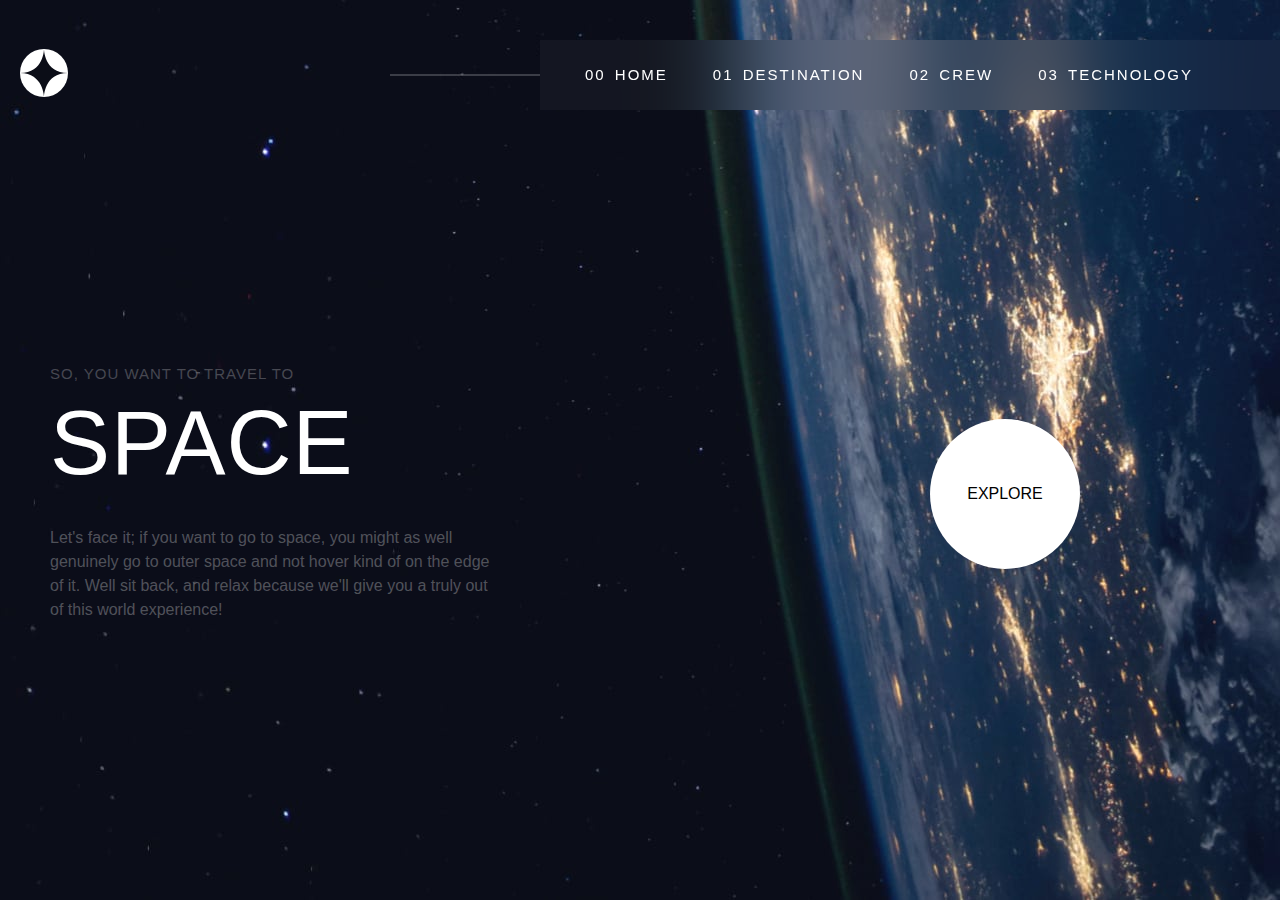
<file: index.html>
<!DOCTYPE html>
<html lang="en">

<head>
  <meta charset="UTF-8">
  <meta http-equiv="X-UA-Compatible" content="IE=edge">
  <meta name="viewport" content="width=device-width, initial-scale=1.0">
  <title>space-tourism-website</title>
  <link rel="icon" href="img/favicon-32x32.png">
  <link rel="stylesheet" href="css/Normalize.css">
  <link rel="stylesheet" href="css/index.css">
  <link rel="stylesheet" href="https://cdnjs.cloudflare.com/ajax/libs/font-awesome/6.4.0/css/all.min.css">
</head>

<body>

  <div class="container">

    <!-- Start Header -->
    <header>
      <div class="img">
        <a href="index.html" id="img"><img src="img/home/Group 2.svg" alt=""></a>
      </div>
      <div id="menu">
        <i class="fa-solid fa-bars"></i>
      </div>
      <ul id="ul">
        <div id="close">
          <i class="fa-solid fa-xmark"></i>
        </div>
        <li><a href="index.html"><span class="one">00</span> <span>home</span></a></li>
        <li><a href="destination.html"><span class="one">01</span> <span>destination</span></a></li>
        <li><a href="crew.html"><span class="one">02</span> <span>crew</span></a></li>
        <li><a href="tech.html"><span class="one">03</span> <span>technology</span></a></li>
      </ul>
    </header>
    <!-- End Header -->

    <!-- Start Section -->
    <section>
      <div class="left">
        <p class="intro">
          so, you want to travel to <br> <span>space</span>
        </p>
        <p class="des">
          Let's face it; if you want to go to space, you might as well genuinely go to outer space and not hover kind of
          on the edge of it. Well sit back, and relax because we'll give you a truly out of this world experience!
        </p>
      </div>
      <div class="right-1">
        <a href="destination.html" class="right">
          explore
        </a>
      </div>
    </section>
    <!-- End Section -->
  </div>

  <script src="js/index.js"></script>
</body>

</html>
</file>
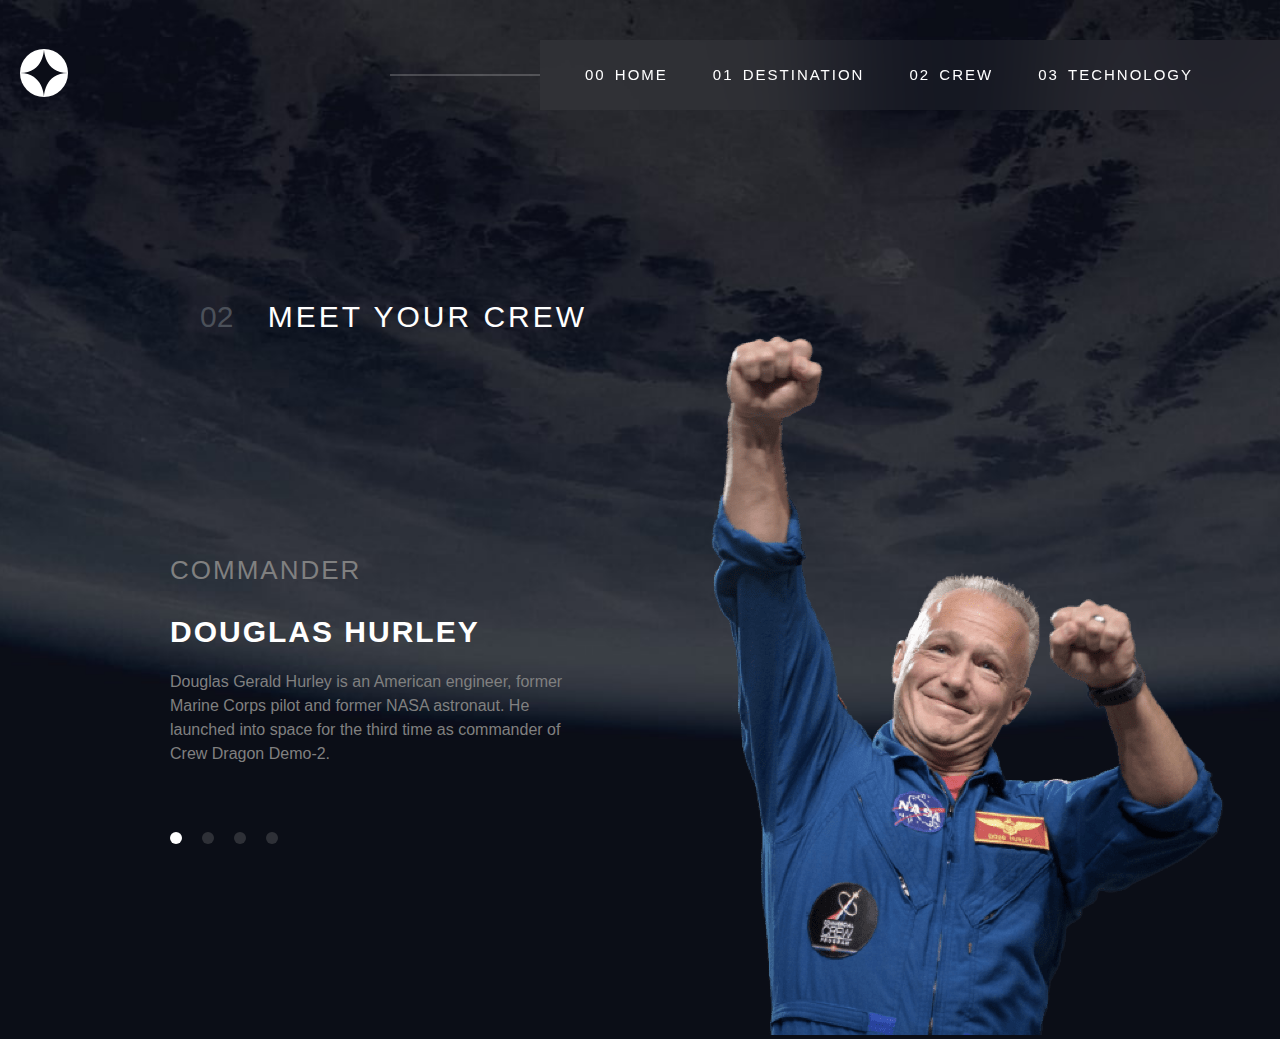
<file: crew.html>
<!DOCTYPE html>
<html lang="en">

<head>
  <meta charset="UTF-8">
  <meta http-equiv="X-UA-Compatible" content="IE=edge">
  <meta name="viewport" content="width=device-width, initial-scale=1.0">
  <title>crew</title>
  <link rel="icon" href="img/favicon-32x32.png">
  <link rel="stylesheet" href="css/Normalize.css">
  <link rel="stylesheet" href="css/crew.css">
  <link rel="stylesheet" href="https://cdnjs.cloudflare.com/ajax/libs/font-awesome/6.4.0/css/all.min.css">
</head>

<body>

  <div class="container">

    <!-- Start Header -->
    <header>
      <div class="img">
        <a href="index.html" id="img"><img src="img/home/Group 2.svg" alt=""></a>
      </div>
      <div id="menu">
        <i class="fa-solid fa-bars"></i>
      </div>
      <ul id="ul">
        <div id="close">
          <i class="fa-solid fa-xmark"></i>
        </div>
        <li><a href="index.html"><span class="one">00</span> <span>home</span></a></li>
        <li><a href="destination.html"><span class="one">01</span> <span>destination</span></a></li>
        <li><a href="crew.html"><span class="one">02</span> <span>crew</span></a></li>
        <li><a href="tech.html"><span class="one">03</span> <span>technology</span></a></li>
      </ul>
    </header>
    <!-- End Header -->

    <!-- Start Section -->
    <section>
      <div class="title">
        <span>02</span>
        <span>meet your crew</span>
      </div>
      <div class="container-section">
        <div class="details">
          <p id="job">COMMANDER</p>
          <p id="name">douglas hurley</p>
          <p id="info-1">
            Douglas Gerald Hurley is an American engineer, former Marine Corps pilot and former NASA astronaut. He
            launched into space for the third time as commander of Crew Dragon Demo-2.
          </p>
          <div class="next">
            <span id="s-one"></span>
            <span id="s-two"></span>
            <span id="s-three"></span>
            <span id="s-four"></span>
          </div>
        </div>
        <div class="img">
          <img src="img/crew/image-douglas-hurley.png" alt="" id="img-2">
          <!-- <img src="img/crew/image-mark-shuttleworth.png" alt="" id="img"> -->
          <!-- <img src="img/crew/image-victor-glover.png" alt="" id="img"> -->
          <!-- <img src="img/crew/image-anousheh-ansari.png" alt="" id="img"> -->
        </div>
      </div>
    </section>
    <!-- End Section -->
    <script src="js/crew.js"></script>
</body>

</html>
</file>
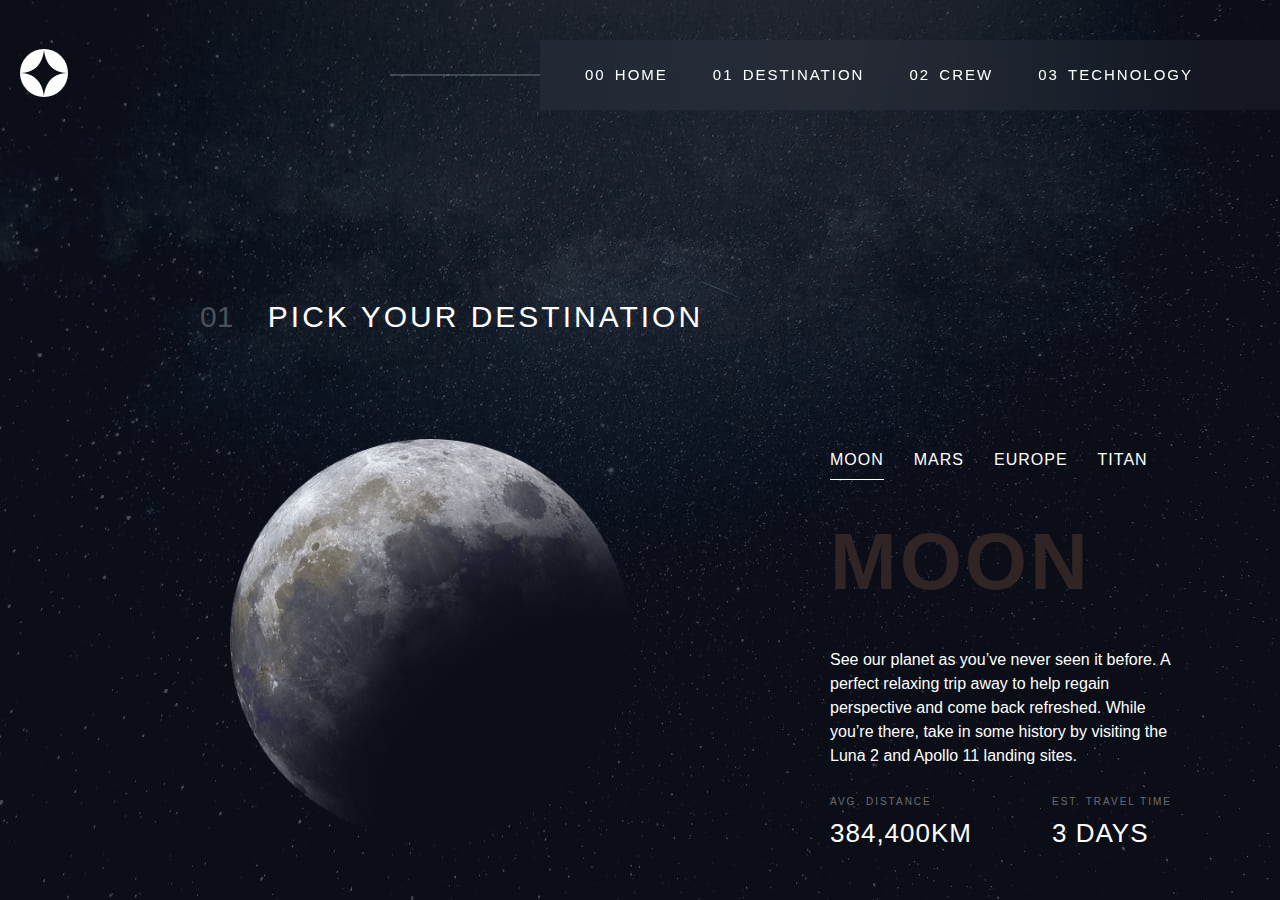
<file: destination.html>
<!DOCTYPE html>
<html lang="en">

<head>
  <meta charset="UTF-8">
  <meta http-equiv="X-UA-Compatible" content="IE=edge">
  <meta name="viewport" content="width=device-width, initial-scale=1.0">
  <title>destination</title>
  <link rel="icon" href="img/favicon-32x32.png">
  <link rel="stylesheet" href="css/Normalize.css">
  <link rel="stylesheet" href="css/destination.css">
  <link rel="stylesheet" href="https://cdnjs.cloudflare.com/ajax/libs/font-awesome/6.4.0/css/all.min.css">
</head>

<body>

  <div class="container">

    <!-- Start Header -->
    <header>
      <div class="img">
        <a href="index.html" id="img"><img src="img/home/Group 2.svg" alt=""></a>
      </div>
      <div id="menu">
        <i class="fa-solid fa-bars"></i>
      </div>
      <ul id="ul">
        <div id="close">
          <i class="fa-solid fa-xmark"></i>
        </div>
        <li><a href="index.html"><span class="one">00</span> <span>home</span></a></li>
        <li><a href="destination.html"><span class="one">01</span> <span>destination</span></a></li>
        <li><a href="crew.html"><span class="one">02</span> <span>crew</span></a></li>
        <li><a href="tech.html"><span class="one">03</span> <span>technology</span></a></li>
      </ul>
    </header>
    <!-- End Header -->

    <!-- Start Section -->
    <section>
      <div class="title">
        <span>01</span>
        <span>pick your destination</span>
      </div>

      <div class="section-container">
        <div class="img">
          <img src="img/destination/image-moon.png" alt="" id="plant-img">
          <!-- <img src="img/destination/image-mars.png" alt="" id="img">
          <img src="img/destination/image-europa.png" alt="" id="img">
          <img src="img/destination/image-titan.png" alt="" id="img"> -->
        </div>
        <div class="details">
          <div class="select">
            <p id="moon">moon</p>
            <p id="mars">mars</p>
            <p id="europe">europe</p>
            <p id="titan">titan</p>
          </div>
          <p id="name">moon</p>
          <div class="describe">
            <p id="describe">
              See our planet as you’ve never seen it before. A perfect relaxing trip away to help regain perspective and
              come back refreshed. While you’re there, take in some history by visiting the Luna 2 and Apollo 11 landing
              sites.
            </p>
          </div>
          <div class="width">
            <div class="distance">
              <p>avg. distance</p>
              <p id="distance">384,400KM</p>
            </div>
            <div class="travel">
              <p>est. travel time</p>
              <p id="travel">3 days</p>
            </div>
          </div>
        </div>
      </div>

    </section>
    <!-- End Section -->

    <script src="js/destination.js"></script>
</body>

</html>
</file>
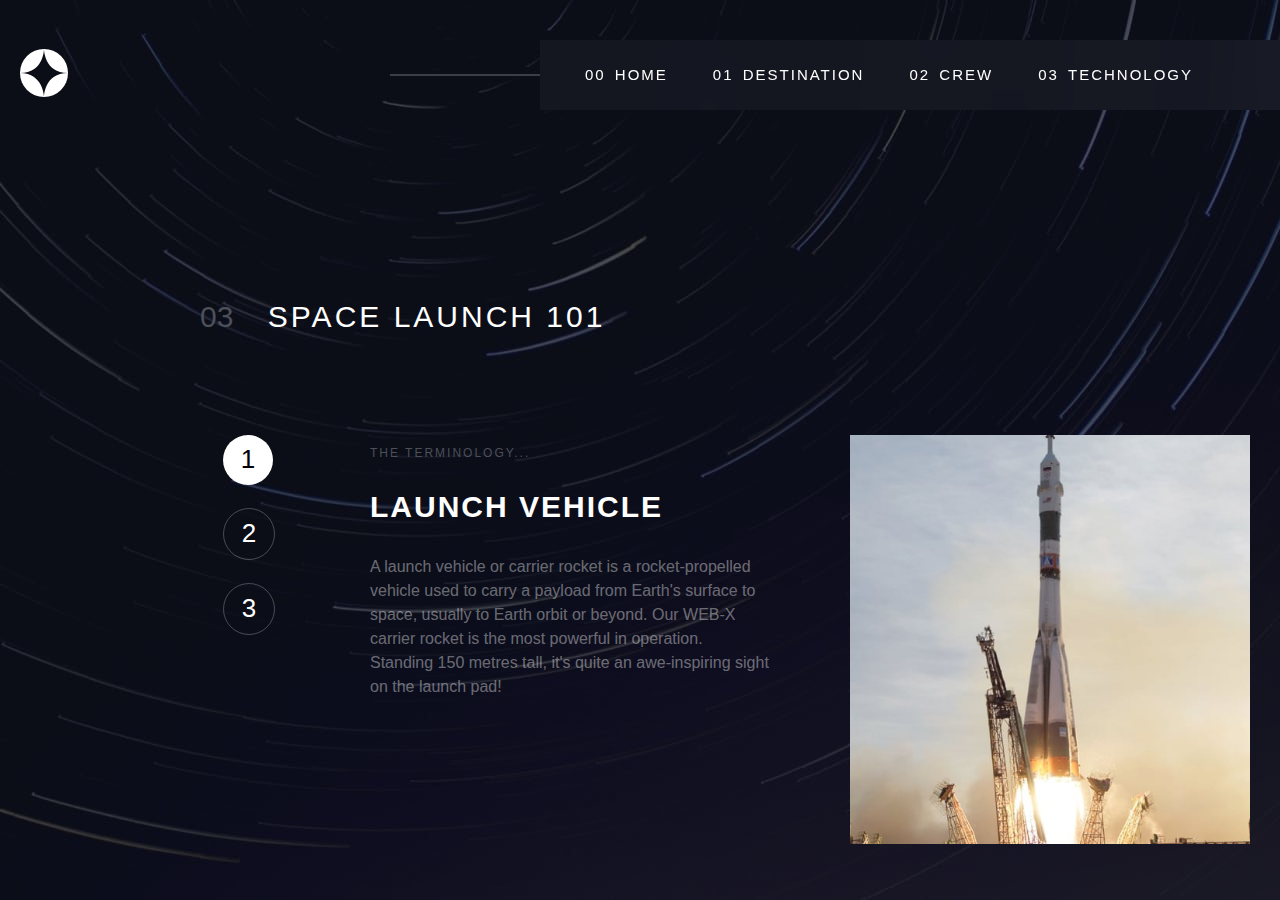
<file: tech.html>
<!DOCTYPE html>
<html lang="en">

<head>
  <meta charset="UTF-8">
  <meta http-equiv="X-UA-Compatible" content="IE=edge">
  <meta name="viewport" content="width=device-width, initial-scale=1.0">
  <title>Technology</title>
  <link rel="icon" href="img/favicon-32x32.png">
  <link rel="stylesheet" href="css/Normalize.css">
  <link rel="stylesheet" href="css/tech.css">
  <link rel="stylesheet" href="https://cdnjs.cloudflare.com/ajax/libs/font-awesome/6.4.0/css/all.min.css">
</head>

<body>

  <div class="container">

    <!-- Start Header -->
    <header>
      <div class="img">
        <a href="index.html" id="img"><img src="img/home/Group 2.svg" alt=""></a>
      </div>
      <div id="menu">
        <i class="fa-solid fa-bars"></i>
      </div>
      <ul id="ul">
        <div id="close">
          <i class="fa-solid fa-xmark"></i>
        </div>
        <li><a href="index.html"><span class="one">00</span> <span>home</span></a></li>
        <li><a href="destination.html"><span class="one">01</span> <span>destination</span></a></li>
        <li><a href="crew.html"><span class="one">02</span> <span>crew</span></a></li>
        <li><a href="tech.html"><span class="one">03</span> <span>technology</span></a></li>
      </ul>
    </header>
    <!-- End Header -->

    <!-- Start section -->
    <section>
      <div class="title">
        <span>03</span>
        <span>SPACE LAUNCH 101</span>
      </div>
      <div class="section-container">
        <div class="num">
          <div id="n-one">1</div>
          <div id="n-two">2</div>
          <div id="n-three">3</div>
        </div>
        <div class="info-2">
          <p class="intro">THE TERMINOLOGY...</p>
          <p id="tech-name">LAUNCH VEHICLE</p>
          <p id="tech-info">
            A launch vehicle or carrier rocket is a rocket-propelled vehicle used to carry a payload from Earth's
            surface to space, usually to Earth orbit or beyond. Our WEB-X carrier rocket is the most powerful in
            operation. Standing 150 metres tall, it's quite an awe-inspiring sight on the launch pad!
          </p>
        </div>
        <div class="tech-img">
          <img id="tech-img" src="img/technology/image-launch-vehicle-portrait.jpg" alt="">
        </div>
      </div>
    </section>
    <!-- End section -->
    <script src="js/tech.js"></script>
</body>

</html>
</file>
<file: css/index.css>
@import url("https://fonts.googleapis.com/css2?family=Open+Sans:ital,wght@0,300;0,400;0,500;0,600;0,700;0,800;1,300;1,400;1,500;1,600;1,700;1,800&display=swap");
/* Start Global Rules */
body {
  font-family: Barlow Condensed, sans-serif;
}
a {
  text-decoration: none;
}
li {
  list-style: none;
}
.container {
  background-image: url(../img/home/background-home-desktop.jpg);
  background-size: cover;
  background-position: center;
  background-repeat: no-repeat;
  min-height: 100vh;
  overflow: hidden;
}
/* End Global Rules */

/* Start Header */
header {
  display: flex;
  height: 150px;
  align-items: center;
  justify-content: space-between;
}
header .img {
  padding: 0 20px;
}
header ul {
  display: flex;
  align-items: center;
  width: 700px;
  gap: 40px;
  height: 70px;
  backdrop-filter: blur(40.7742px);
  background-color: hsla(0, 0%, 100%, 0.04);
  position: relative;
}
header ul::before {
  content: "";
  position: absolute;
  height: 2px;
  width: 150px;
  background-color: white;
  left: -150px;
  opacity: 0.2;
}
header ul a {
  color: white;
  font-size: 15px;
  text-align: center;
  position: relative !important;
  transition: 0.5s;
}
header ul a:hover {
  opacity: 0.4;
}
header ul a::before {
  content: "";
  position: absolute;
  width: 0;
  height: 2px;
  background: white;
  bottom: -26px;
  transition: 0.5s;
}
header ul a:hover::before {
  width: 100%;
}
header ul a span {
  text-transform: uppercase;
  letter-spacing: 2px;
  margin-left: 5px;
}
/* End Header */

/* Start Section */
section {
  display: flex;
  justify-content: space-between;
  align-items: center;
  padding: 200px 50px 0;
}
section .left .intro {
  color: #ffffff40;
  text-transform: uppercase;
  letter-spacing: 1px;
  font-size: 15px;
  width: fit-content;
}
section .left .intro span {
  color: white !important;
  font-size: 90px;
  display: block;
  margin-top: 10px;
  font-weight: 400;
  opacity: 1;
}
section .left .des {
  width: 440px;
  color: #ffffff4a;
  line-height: 1.5;
  margin-top: 30px;
}
section .right {
  background-color: white;
  color: black;
  width: 150px;
  height: 150px;
  border-radius: 50%;
  margin-right: 150px;
  display: flex;
  align-items: center;
  justify-content: center;
  cursor: pointer;
  text-transform: uppercase;
  transition: all 0.5s ease;
}
section .right:hover {
  box-shadow: 0 0 0 88px hsla(0, 0%, 100%, 0.1);
}
#menu {
  color: white;
  font-size: 30px;
  position: relative !important;
  display: none;
  cursor: pointer;
}
#close {
  display: none;
}
/* End Section */

/* media */

@media (max-width: 768px) {
  .container {
    background-image: url(../img/home/background-home-mobile.jpg);
  }
  header ul::before,
  header ul a::before {
    display: none;
  }
  #menu {
    display: block;
    padding: 0 20px;
  }
  header ul {
    position: absolute;
    flex-direction: column;
    backdrop-filter: none;
    right: 0px;
    background-color: white;
    height: 100vh;
    padding-bottom: 30px;
    top: 0;
    padding-right: 20px;
    padding-top: 120px;
    width: 120px;
    display: none;
    overflow: hidden;
  }
  #close {
    display: block;
    position: absolute;
    top: 60px;
    right: 40px;
    font-size: 20px;
  }
  header ul a {
    color: black;
  }
  .one {
    display: none;
  }
  section {
    flex-direction: column;
  }
  section .left .des {
    width: 100%;
  }
  section .left .intro {
    line-height: 1.5;
  }
  section .left .intro span {
    font-size: 50px;
  }
  section .right {
    margin-right: 0;
  }
  .right-1 {
    padding-bottom: 20px;
    margin-top: 20px;
  }
}
</file>
<file: css/crew.css>
@import url("https://fonts.googleapis.com/css2?family=Open+Sans:ital,wght@0,300;0,400;0,500;0,600;0,700;0,800;1,300;1,400;1,500;1,600;1,700;1,800&display=swap");
/* Start Global Rules */
body {
  font-family: Barlow Condensed, sans-serif;
}
a {
  text-decoration: none;
}
li {
  list-style: none;
}
.container {
  background-image: url(../img/crew/background-crew-desktop.jpg);
  background-size: cover;
  background-position: center;
  background-repeat: no-repeat;
  min-height: 100vh;
  overflow: hidden;
}
/* End Global Rules */

/* Start Header */
header {
  display: flex;
  height: 150px;
  align-items: center;
  justify-content: space-between;
}
header .img {
  padding: 0 20px;
}
header ul {
  display: flex;
  align-items: center;
  width: 700px;
  gap: 40px;
  height: 70px;
  backdrop-filter: blur(40.7742px);
  background-color: hsla(0, 0%, 100%, 0.04);
  position: relative;
}
header ul::before {
  content: "";
  position: absolute;
  height: 2px;
  width: 150px;
  background-color: white;
  left: -150px;
  opacity: 0.2;
}
header ul a {
  color: white;
  font-size: 15px;
  text-align: center;
  position: relative !important;
  transition: 0.5s;
}
header ul a:hover {
  opacity: 0.4;
}
header ul a::before {
  content: "";
  position: absolute;
  width: 0;
  height: 2px;
  background: white;
  bottom: -26px;
  transition: 0.5s;
}
header ul a:hover::before {
  width: 100%;
}
header ul a span {
  text-transform: uppercase;
  letter-spacing: 2px;
  margin-left: 5px;
}
#menu {
  color: white;
  font-size: 30px;
  position: relative !important;
  display: none;
  cursor: pointer;
}
#close {
  display: none;
}
/* End Header */

/* Start Section */
section .title {
  padding-top: 150px;
  padding-left: 200px;
}
section .title span:first-child {
  color: #4b5059;
  margin-right: 30px;
  font-size: 30px;
}
section .title span:last-child {
  font-size: 30px;
  color: white;
  text-transform: uppercase;
  letter-spacing: 3px;
}
section .container-section {
  display: flex;
  align-items: center;
  justify-content: space-around;
  padding-left: 100px;
}
section .img {
  width: 500px;
}
section .details {
  width: 400px;
  color: white;
}
section #job {
  font-size: 26px;
  color: gray;
  text-transform: uppercase;
  letter-spacing: 2px;
}
section #name {
  font-size: 30px;
  margin-bottom: 20px;
  text-transform: uppercase;
  font-weight: bold;
  letter-spacing: 2px;
}
section #info-1 {
  line-height: 1.5;
  color: gray;
}
section .next {
  display: flex;
  gap: 20px;
  padding-top: 50px;
}
section .next span {
  width: 12px;
  height: 12px;
  border-radius: 50%;
  background-color: #8080804d;
  cursor: pointer;
  transition: 0.5s;
}
section .next span:first-child {
  background-color: white;
}
/* End Section */

/* media */

@media (max-width: 768px) {
  .container {
    background-image: url(../img/crew/background-crew-mobile.jpg);
  }
  header ul::before,
  header ul a::before {
    display: none;
  }
  #menu {
    display: block;
    padding: 0 20px;
  }
  header ul {
    position: absolute;
    flex-direction: column;
    backdrop-filter: none;
    right: 0px;
    background-color: white;
    height: 485px;
    padding-bottom: 30px;
    top: 0;
    padding-right: 20px;
    padding-top: 120px;
    width: 120px;
    display: none;
    overflow: hidden;
  }
  #close {
    display: block;
    position: absolute;
    top: 60px;
    right: 40px;
    font-size: 20px;
  }
  header ul a {
    color: black;
  }
  .one {
    display: none;
  }
  section .title {
    padding-left: 30px;
    line-height: 1.5;
  }
  section .title span:first-child {
    margin-right: 10px;
  }
  section .title span:last-child {
    font-size: 16px;
  }
  section .container-section {
    flex-direction: column;
    padding-left: 30px;
  }
  section #info-1 {
    padding: 0 15px 0 0;
  }
  section .details {
    width: auto;
  }
  section .img {
    width: auto;
    margin-top: 50px;
  }
  section .next {
    justify-content: center;
  }
}
</file>
<file: css/destination.css>
@import url("https://fonts.googleapis.com/css2?family=Open+Sans:ital,wght@0,300;0,400;0,500;0,600;0,700;0,800;1,300;1,400;1,500;1,600;1,700;1,800&display=swap");
/* Start Global Rules */
body {
  font-family: Barlow Condensed, sans-serif;
}
a {
  text-decoration: none;
}
li {
  list-style: none;
}
.container {
  background-image: url(../img/destination/background-destination-desktop.jpg);
  background-size: cover;
  background-position: center;
  background-repeat: no-repeat;
  min-height: 100vh;
  overflow: hidden;
}
/* End Global Rules */

/* Start Header */
header {
  display: flex;
  height: 150px;
  align-items: center;
  justify-content: space-between;
}
header .img {
  padding: 0 20px;
}
header ul {
  display: flex;
  align-items: center;
  width: 700px;
  gap: 40px;
  height: 70px;
  backdrop-filter: blur(40.7742px);
  background-color: hsla(0, 0%, 100%, 0.04);
  position: relative;
}
header ul::before {
  content: "";
  position: absolute;
  height: 2px;
  width: 150px;
  background-color: white;
  left: -150px;
  opacity: 0.2;
}
header ul a {
  color: white;
  font-size: 15px;
  text-align: center;
  position: relative !important;
  transition: 0.5s;
}
header ul a:hover {
  opacity: 0.4;
}
header ul a::before {
  content: "";
  position: absolute;
  width: 0;
  height: 2px;
  background: white;
  bottom: -26px;
  transition: 0.5s;
}
header ul a:hover::before {
  width: 100%;
}
header ul a span {
  text-transform: uppercase;
  letter-spacing: 2px;
  margin-left: 5px;
}
#menu {
  color: white;
  font-size: 30px;
  position: relative !important;
  display: none;
  cursor: pointer;
}
#close {
  display: none;
}
section #plant-img {
  width: 400px;
}
/* End Header */

/* Start Section */
section .title {
  padding-top: 150px;
  padding-left: 200px;
}
section .title span:first-child {
  color: #4b5059;
  margin-right: 30px;
  font-size: 30px;
}
section .title span:last-child {
  font-size: 30px;
  color: white;
  text-transform: uppercase;
  letter-spacing: 3px;
}
.section-container {
  display: flex;
  align-items: center;
  justify-content: flex-end;
  gap: 200px;
  padding-top: 100px;
  padding-bottom: 50px;
}
.select {
  display: flex;
  gap: 30px;
  color: white;
  text-transform: uppercase;
  width: fit-content;
  letter-spacing: 1px;
  user-select: none;
}
.select p {
  cursor: pointer;
  padding-bottom: 10px;
}
#name {
  color: #312424;
  text-transform: uppercase;
  letter-spacing: 3px;
  width: fit-content;
  font-size: 80px;
  font-weight: bold;
  margin: 20px 0 40px;
}
.details {
  width: 450px;
}
.describe {
  width: 80%;
  color: white;
  line-height: 1.5;
}
.width {
  display: flex;
  gap: 80px;
  color: white;
}
.distance p:first-child,
.travel p:first-child {
  text-transform: uppercase;
  font-size: 10px;
  letter-spacing: 2px;
  color: #ffffff66;
  line-height: 1.5;
}
.distance p:last-child,
.travel p:last-child {
  margin: 0;
  font-size: 26px;
  text-transform: uppercase;
  letter-spacing: 1px;
}
#moon {
  border-bottom: 1px solid white;
}
/* End Section */

/* media */

@media (max-width: 768px) {
  .container {
    background-image: url(../img/destination/background-destination-mobile.jpg);
  }
  header ul::before,
  header ul a::before {
    display: none;
  }
  #menu {
    display: block;
    padding: 0 20px;
  }
  header ul {
    position: absolute;
    flex-direction: column;
    backdrop-filter: none;
    right: 0px;
    background-color: white;
    height: 200vh;
    padding-bottom: 30px;
    top: 0;
    padding-right: 20px;
    padding-top: 120px;
    width: 120px;
    display: none;
    overflow: hidden;
  }
  #close {
    display: block;
    position: absolute;
    top: 60px;
    right: 40px;
    font-size: 20px;
  }
  header ul a {
    color: black;
  }
  .one {
    display: none;
  }
  section .title {
    padding-left: 30px;
    line-height: 1.5;
  }
  section .title span:first-child {
    margin-right: 10px;
  }
  section .title span:last-child {
    font-size: 16px;
  }
  section #plant-img {
    width: 300px;
  }
  .section-container {
    flex-direction: column-reverse;
    gap: 70px;
  }
  .details {
    width: auto;
    margin: 0 auto;
    padding-left: 30px;
  }
  .describe {
    width: auto;
  }
  #describe {
    width: auto;
    padding: 0 5px;
  }
}

@media (max-width: 385px) {
  .describe {
    font-size: 14px;
    width: auto;
  }
  #name {
    font-size: 50px;
  }
  .select {
    gap: 15px;
    font-size: 14px;
  }
  .distance p:last-child,
  .travel p:last-child {
    font-size: 15px;
  }
  .details {
    width: auto;
    padding-left: 30px;
  }
  section .title span:first-child {
    font-size: 15px;
    margin-right: 5px;
  }
}
</file>
<file: css/tech.css>
@import url("https://fonts.googleapis.com/css2?family=Open+Sans:ital,wght@0,300;0,400;0,500;0,600;0,700;0,800;1,300;1,400;1,500;1,600;1,700;1,800&display=swap");
/* Start Global Rules */
body {
  font-family: Barlow Condensed, sans-serif;
}
a {
  text-decoration: none;
}
li {
  list-style: none;
}
.container {
  background-image: url(../img/technology/background-technology-desktop.jpg);
  background-size: cover;
  background-position: center;
  background-repeat: no-repeat;
  min-height: 100vh;
  overflow: hidden;
}
/* End Global Rules */

/* Start Header */
header {
  display: flex;
  height: 150px;
  align-items: center;
  justify-content: space-between;
}
header .img {
  padding: 0 20px;
}
header ul {
  display: flex;
  align-items: center;
  width: 700px;
  gap: 40px;
  height: 70px;
  backdrop-filter: blur(40.7742px);
  background-color: hsla(0, 0%, 100%, 0.04);
  position: relative;
}
header ul::before {
  content: "";
  position: absolute;
  height: 2px;
  width: 150px;
  background-color: white;
  left: -150px;
  opacity: 0.2;
}
header ul a {
  color: white;
  font-size: 15px;
  text-align: center;
  position: relative !important;
  transition: 0.5s;
}
header ul a:hover {
  opacity: 0.4;
}
header ul a::before {
  content: "";
  position: absolute;
  width: 0;
  height: 2px;
  background: white;
  bottom: -26px;
  transition: 0.5s;
}
header ul a:hover::before {
  width: 100%;
}
header ul a span {
  text-transform: uppercase;
  letter-spacing: 2px;
  margin-left: 5px;
}
#menu {
  color: white;
  font-size: 30px;
  position: relative !important;
  display: none;
  cursor: pointer;
}
#close {
  display: none;
}
/* End Header */

/* Start Section */
section .title {
  padding-top: 150px;
  padding-left: 200px;
}
section .title span:first-child {
  color: #4b5059;
  margin-right: 30px;
  font-size: 30px;
}
section .title span:last-child {
  font-size: 30px;
  color: white;
  text-transform: uppercase;
  letter-spacing: 3px;
}
.section-container {
  display: flex;
  justify-content: flex-end;
  gap: 80px;
  padding: 100px 30px 5px;
}
#tech-img {
  width: 400px;
}
.num div {
  width: 50px;
  height: 50px;
  border-radius: 50%;
  font-size: 26px;
  display: flex;
  justify-content: center;
  align-items: center;
  margin-bottom: 23px;
  border: 1px solid hsla(0, 0%, 100%, 0.25);
  color: white;
  margin-right: 15px;
  cursor: pointer;
  user-select: none;
  transition: 0.5s;
}
.num div:first-child {
  background-color: white;
  color: black;
  border: none;
}
.num div:hover {
  border: 1px solid white;
}
.info-2 {
  color: white;
}
.intro {
  font-size: 12px;
  color: #4b5059;
  letter-spacing: 2px;
}
#tech-info {
  width: 400px;
  line-height: 1.5;
  color: hwb(0deg 100% 0% / 40%);
}
#tech-name {
  font-size: 30px;
  letter-spacing: 2px;
  font-weight: bold;
}
/* End Section */

/* media */

@media (max-width: 768px) {
  .container {
    background-image: url(../img/technology/background-technology-mobile.jpg);
  }
  header ul::before,
  header ul a::before {
    display: none;
  }
  #menu {
    display: block;
    padding: 0 20px;
  }
  header ul {
    position: absolute;
    flex-direction: column;
    backdrop-filter: none;
    right: 0px;
    background-color: white;
    height: 485px;
    padding-bottom: 30px;
    top: 0;
    padding-right: 20px;
    padding-top: 120px;
    width: 120px;
    display: none;
    overflow: hidden;
  }
  #close {
    display: block;
    position: absolute;
    top: 60px;
    right: 40px;
    font-size: 20px;
  }
  header ul a {
    color: black;
  }
  .one {
    display: none;
  }
  section .title {
    padding-left: 30px;
    line-height: 1.5;
  }
  section .title span:first-child {
    margin-right: 10px;
  }
  section .title span:last-child {
    font-size: 16px;
  }
  #tech-name {
    font-size: 20px;
  }
  #tech-info {
    width: auto;
  }
  .section-container {
    flex-direction: column;
    justify-content: center;
  }
  .num {
    display: flex;
    justify-content: center;
    gap: 20px;
  }
  .tech-img {
    text-align: center;
  }
  #tech-img {
    width: 350px;
  }
}

@media (max-width: 400px) {
  #tech-img {
    width: 250px;
  }
}
</file>
